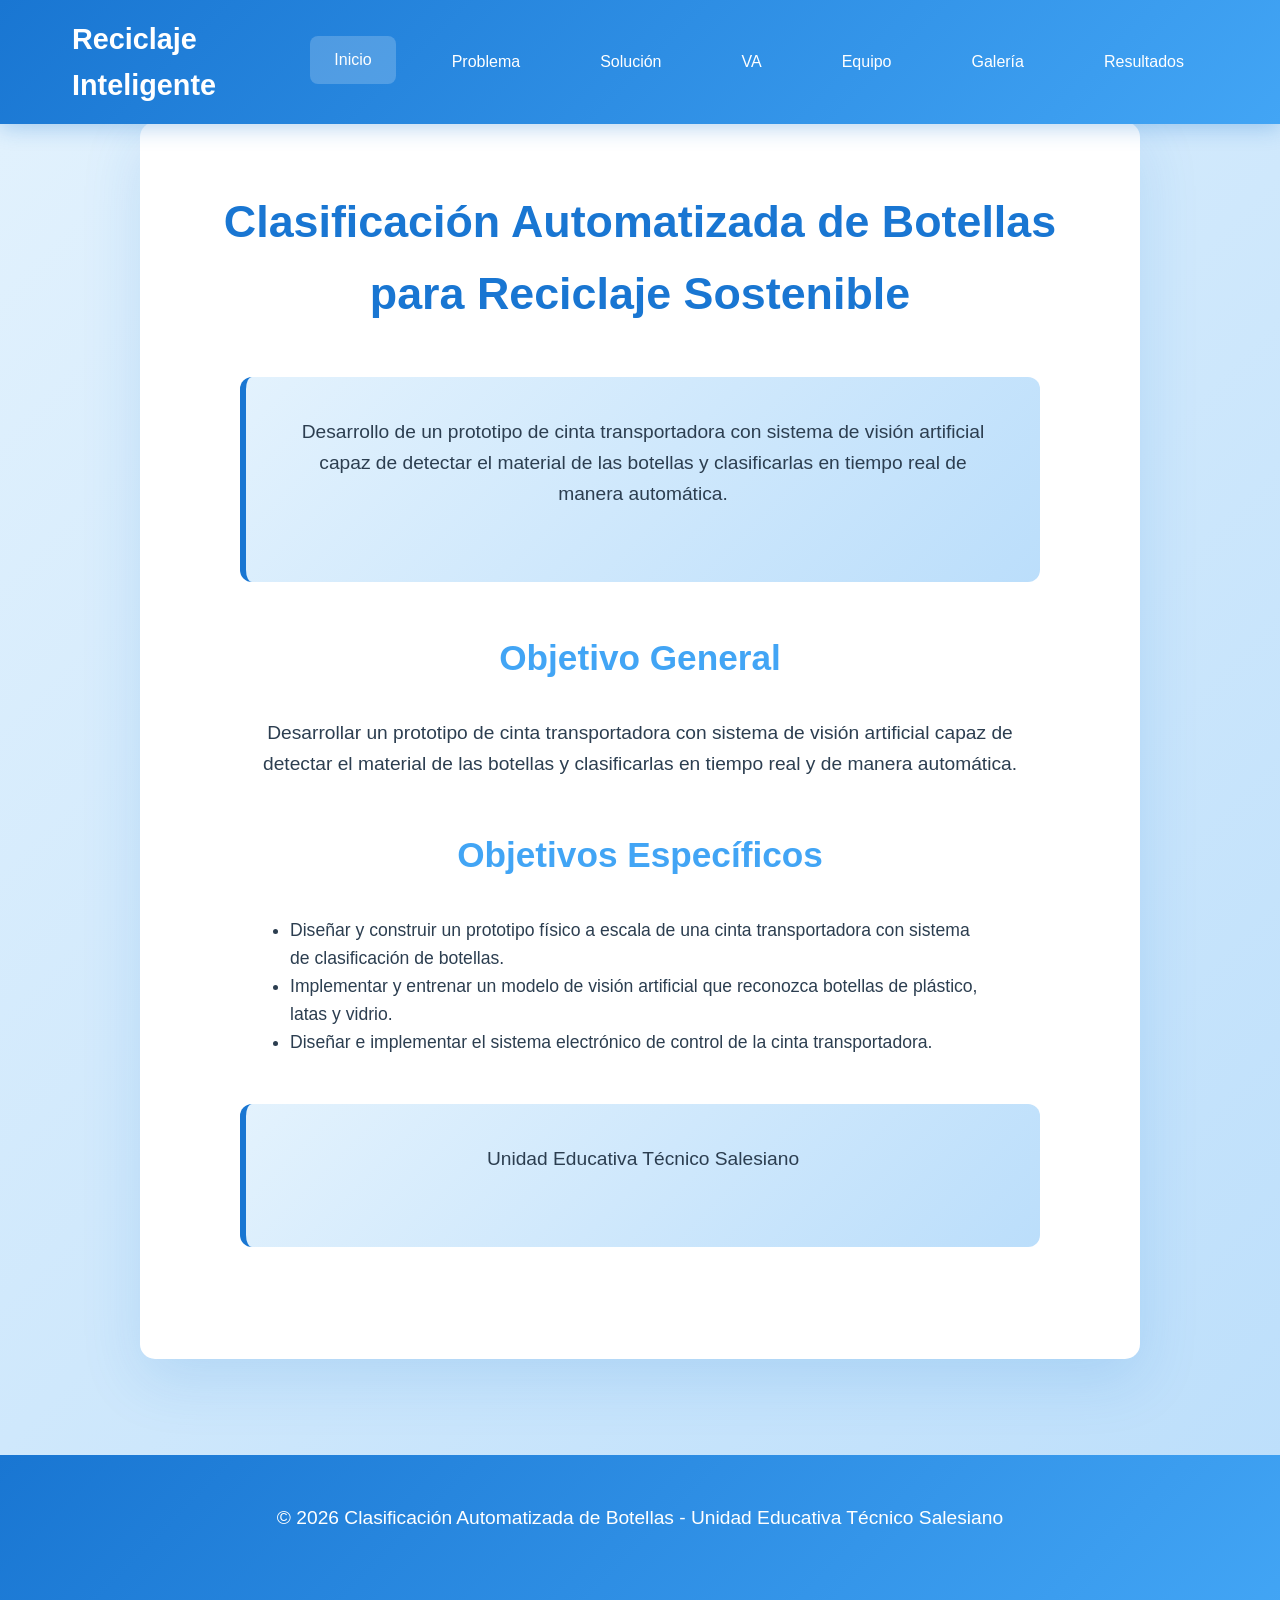
<file: index.html>
<!DOCTYPE html>
<html lang="es">
<head>
    <meta charset="UTF-8">
    <meta name="viewport" content="width=device-width, initial-scale=1.0">
    <title>Clasificación Botellas VA</title>
    <link rel="stylesheet" href="estilos.css">
</head>
<body>
    <header>
        <div class="header-content">
            <div class="logo">Reciclaje Inteligente</div>
            <nav>
                <a href="index.html" class="active">Inicio</a>
                <a href="problema.html">Problema</a>
                <a href="solucion.html">Solución</a>
                <a href="vision-artificial.html">VA</a>
                <a href="equipo.html">Equipo</a>
                <a href="galeria.html">Galería</a>
                <a href="resultados.html">Resultados</a>
            </nav>
        </div>
    </header>

    <main>
        <div class="container">
            <div class="content">
                <h1>Clasificación Automatizada de Botellas para Reciclaje Sostenible</h1>
                
                <div class="highlight">
                    <p>Desarrollo de un prototipo de cinta transportadora con sistema de visión artificial capaz de detectar el material de las botellas y clasificarlas en tiempo real de manera automática.</p>
                </div>

                <h2>Objetivo General</h2>
                <p>Desarrollar un prototipo de cinta transportadora con sistema de visión artificial capaz de detectar el material de las botellas y clasificarlas en tiempo real y de manera automática.</p>

                <h2>Objetivos Específicos</h2>
                <ul style="text-align: left; max-width: 700px; margin: 0 auto 3rem; font-size: 1.1rem;">
                    <li>Diseñar y construir un prototipo físico a escala de una cinta transportadora con sistema de clasificación de botellas.</li>
                    <li>Implementar y entrenar un modelo de visión artificial que reconozca botellas de plástico, latas y vidrio.</li>
                    <li>Diseñar e implementar el sistema electrónico de control de la cinta transportadora.</li>
                </ul>

                <div class="highlight">
                    <p>Unidad Educativa Técnico Salesiano</p>
                </div>
            </div>
        </div>
    </main>

    <footer>
        <div class="footer-content">
            <p>&copy; 2026 Clasificación Automatizada de Botellas - Unidad Educativa Técnico Salesiano</p>
        </div>
    </footer>

    <button class="scroll-top" onclick="scrollToTop()">↑</button>

    <script>
        window.addEventListener('scroll', () => {
            document.querySelector('.scroll-top').style.display = window.pageYOffset > 300 ? 'block' : 'none';
        });

        function scrollToTop() {
            window.scrollTo({ top: 0, behavior: 'smooth' });
        }
    </script>
</body>
</html>
</file>
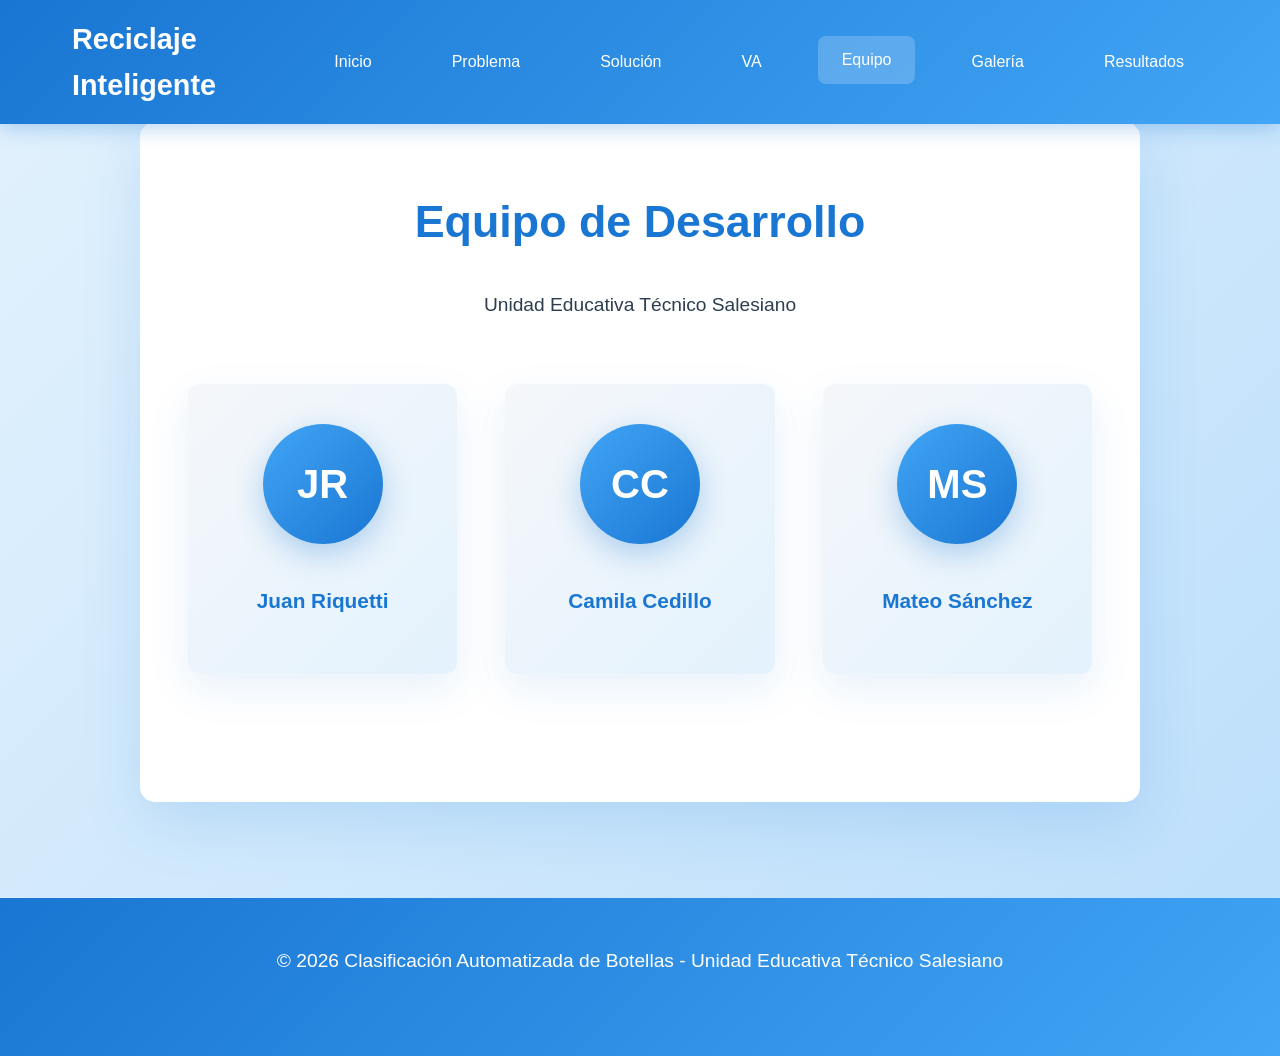
<file: equipo.html>
<!DOCTYPE html>
<html lang="es">
<head>
    <meta charset="UTF-8">
    <meta name="viewport" content="width=device-width, initial-scale=1.0">
    <title>Clasificación Botellas VA</title>
    <link rel="stylesheet" href="estilos.css">
</head>
<body>
    <header>
        <div class="header-content">
            <div class="logo">Reciclaje Inteligente</div>
            <nav>
                <a href="index.html">Inicio</a>
                <a href="problema.html">Problema</a>
                <a href="solucion.html">Solución</a>
                <a href="vision-artificial.html">VA</a>
                <a href="equipo.html" class="active">Equipo</a>
                <a href="galeria.html">Galería</a>
                <a href="resultados.html">Resultados</a>
            </nav>
        </div>
    </header>

    <main>
        <div class="container">
            <div class="content">
                <h1>Equipo de Desarrollo</h1>
                
                <p>Unidad Educativa Técnico Salesiano</p>

                <div class="team-grid" style="grid-template-columns: repeat(3, 1fr);">
                    <div class="team-member">
                        <div class="member-avatar">JR</div>
                        <h3>Juan Riquetti</h3>
                    </div>
                    <div class="team-member">
                        <div class="member-avatar">CC</div>
                        <h3>Camila Cedillo</h3>
                    </div>
                    <div class="team-member">
                        <div class="member-avatar">MS</div>
                        <h3>Mateo Sánchez</h3>
                    </div>
                </div>
            </div>
        </div>
    </main>

    <footer>
        <div class="footer-content">
            <p>&copy; 2026 Clasificación Automatizada de Botellas - Unidad Educativa Técnico Salesiano</p>
        </div>
    </footer>

    <button class="scroll-top" onclick="scrollToTop()">↑</button>

    <script>
        window.addEventListener('scroll', () => {
            document.querySelector('.scroll-top').style.display = window.pageYOffset > 300 ? 'block' : 'none';
        });

        function scrollToTop() {
            window.scrollTo({ top: 0, behavior: 'smooth' });
        }
    </script>
</body>
</html>
</file>
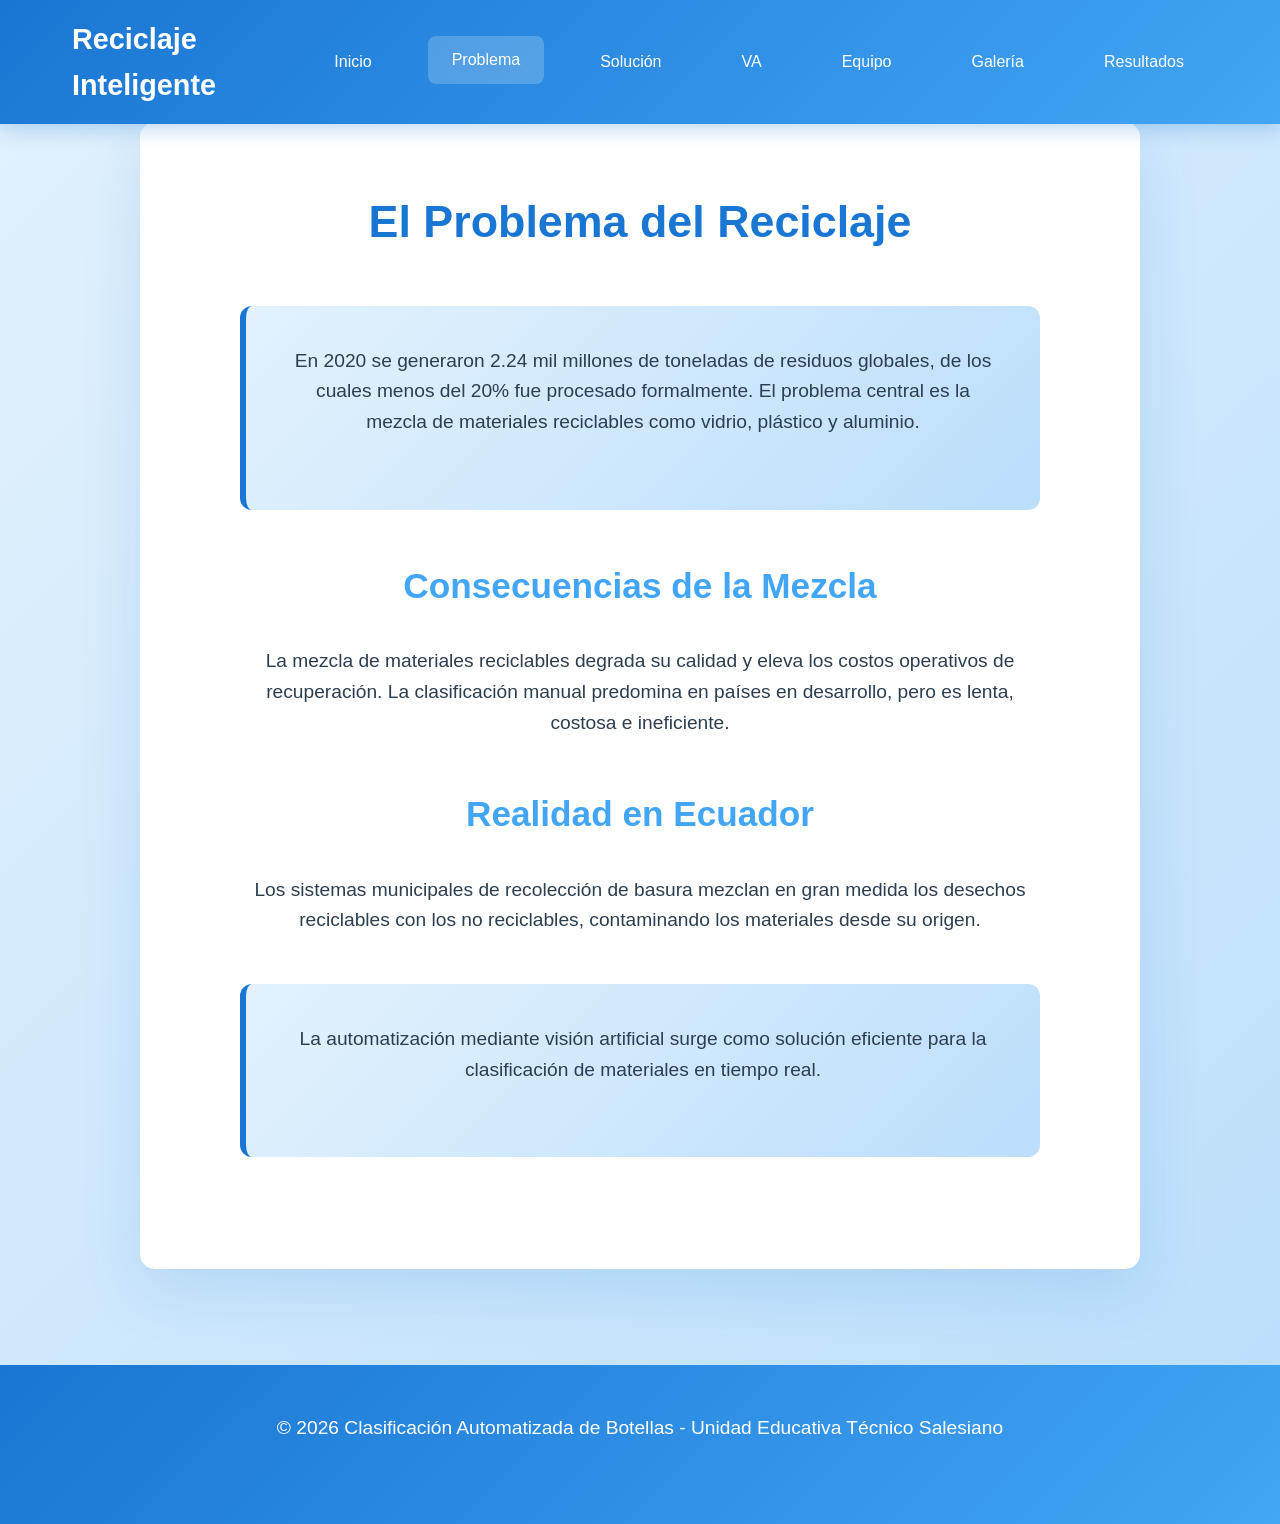
<file: problema.html>
<!DOCTYPE html>
<html lang="es">
<head>
    <meta charset="UTF-8">
    <meta name="viewport" content="width=device-width, initial-scale=1.0">
    <title>Clasificación Botellas VA</title>
    <link rel="stylesheet" href="estilos.css">
</head>
<body>
    <header>
        <div class="header-content">
            <div class="logo">Reciclaje Inteligente</div>
            <nav>
                <a href="index.html">Inicio</a>
                <a href="problema.html" class="active">Problema</a>
                <a href="solucion.html">Solución</a>
                <a href="vision-artificial.html">VA</a>
                <a href="equipo.html">Equipo</a>
                <a href="galeria.html">Galería</a>
                <a href="resultados.html">Resultados</a>
            </nav>
        </div>
    </header>

    <main>
        <div class="container">
            <div class="content">
                <h1>El Problema del Reciclaje</h1>
                
                <div class="highlight">
                    <p>En 2020 se generaron 2.24 mil millones de toneladas de residuos globales, de los cuales menos del 20% fue procesado formalmente. El problema central es la mezcla de materiales reciclables como vidrio, plástico y aluminio.</p>
                </div>

                <h2>Consecuencias de la Mezcla</h2>
                <p>La mezcla de materiales reciclables degrada su calidad y eleva los costos operativos de recuperación. La clasificación manual predomina en países en desarrollo, pero es lenta, costosa e ineficiente.</p>

                <h2>Realidad en Ecuador</h2>
                <p>Los sistemas municipales de recolección de basura mezclan en gran medida los desechos reciclables con los no reciclables, contaminando los materiales desde su origen.</p>

                <div class="highlight">
                    <p>La automatización mediante visión artificial surge como solución eficiente para la clasificación de materiales en tiempo real.</p>
                </div>
            </div>
        </div>
    </main>

    <footer>
        <div class="footer-content">
            <p>&copy; 2026 Clasificación Automatizada de Botellas - Unidad Educativa Técnico Salesiano</p>
        </div>
    </footer>

    <button class="scroll-top" onclick="scrollToTop()">↑</button>

    <script>
        window.addEventListener('scroll', () => {
            document.querySelector('.scroll-top').style.display = window.pageYOffset > 300 ? 'block' : 'none';
        });

        function scrollToTop() {
            window.scrollTo({ top: 0, behavior: 'smooth' });
        }
    </script>
</body>
</html>
</file>
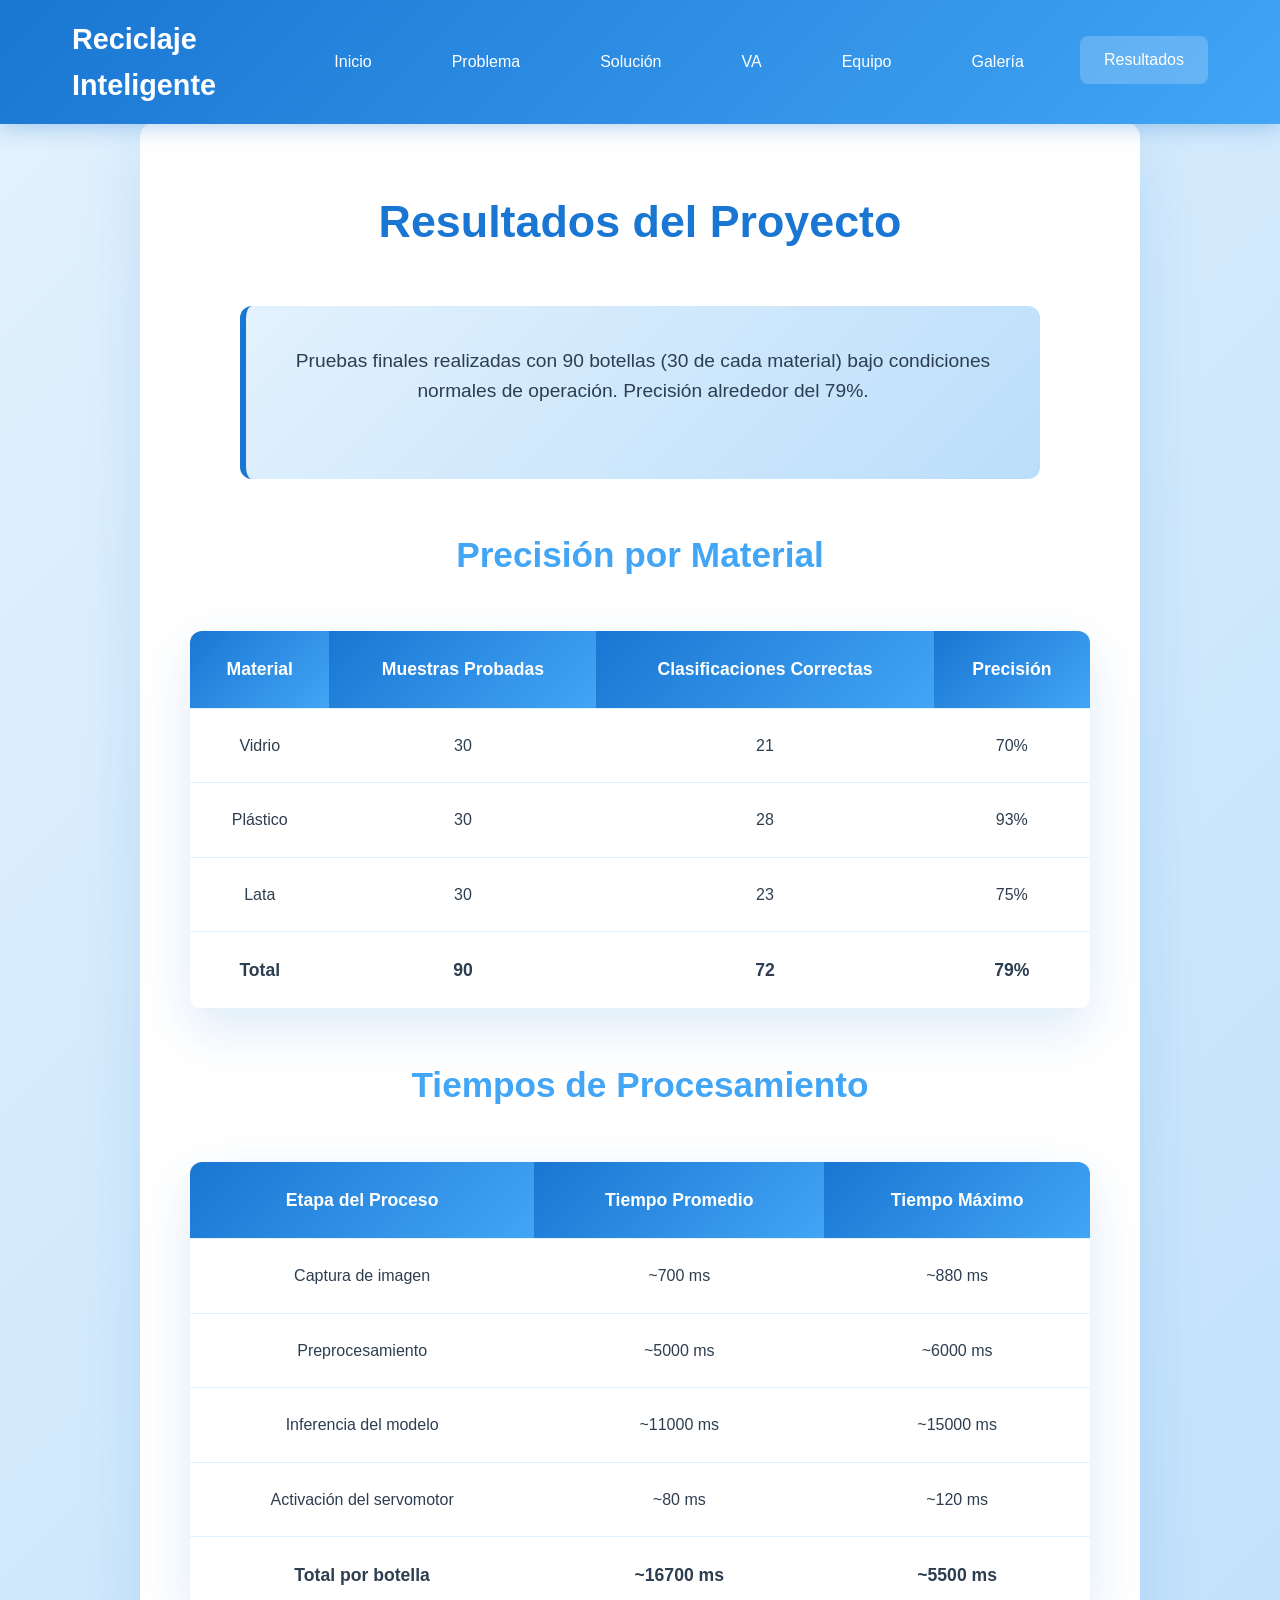
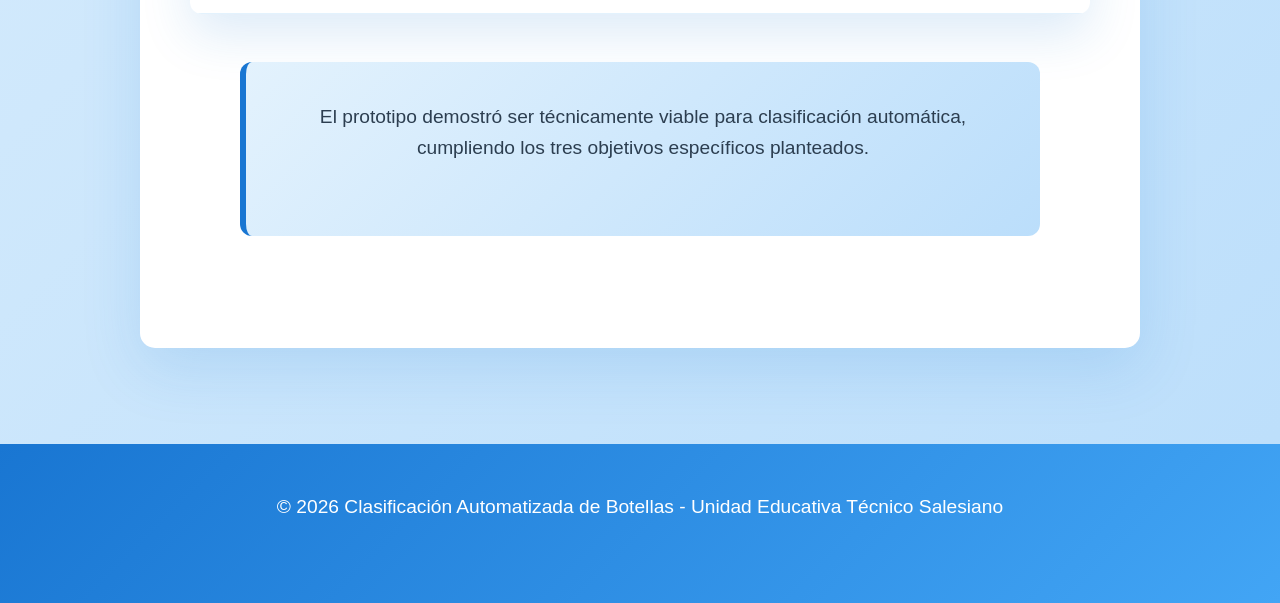
<file: resultados.html>
<!DOCTYPE html>
<html lang="es">
<head>
    <meta charset="UTF-8">
    <meta name="viewport" content="width=device-width, initial-scale=1.0">
    <title>Clasificación Botellas VA</title>
    <link rel="stylesheet" href="estilos.css">
</head>
<body>
    <header>
        <div class="header-content">
            <div class="logo">Reciclaje Inteligente</div>
            <nav>
                <a href="index.html">Inicio</a>
                <a href="problema.html">Problema</a>
                <a href="solucion.html">Solución</a>
                <a href="vision-artificial.html">VA</a>
                <a href="equipo.html">Equipo</a>
                <a href="galeria.html">Galería</a>
                <a href="resultados.html" class="active">Resultados</a>
            </nav>
        </div>
    </header>

    <main>
        <div class="container">
            <div class="content">
                <h1>Resultados del Proyecto</h1>
                
                <div class="highlight">
                    <p>Pruebas finales realizadas con 90 botellas (30 de cada material) bajo condiciones normales de operación. Precisión alrededor del 79%.</p>
                </div>

                <h2>Precisión por Material</h2>
                <table>
                    <thead>
                        <tr>
                            <th>Material</th>
                            <th>Muestras Probadas</th>
                            <th>Clasificaciones Correctas</th>
                            <th>Precisión</th>
                        </tr>
                    </thead>
                    <tbody>
                        <tr>
                            <td>Vidrio</td>
                            <td>30</td>
                            <td>21</td>
                            <td>70%</td>
                        </tr>
                        <tr>
                            <td>Plástico</td>
                            <td>30</td>
                            <td>28</td>
                            <td>93%</td>
                        </tr>
                        <tr>
                            <td>Lata</td>
                            <td>30</td>
                            <td>23</td>
                            <td>75%</td>
                        </tr>
                        <tr>
                            <td><strong>Total</strong></td>
                            <td><strong>90</strong></td>
                            <td><strong>72</strong></td>
                            <td><strong>79%</strong></td>
                        </tr>
                    </tbody>
                </table>

                <h2>Tiempos de Procesamiento</h2>
                <table>
                    <thead>
                        <tr>
                            <th>Etapa del Proceso</th>
                            <th>Tiempo Promedio</th>
                            <th>Tiempo Máximo</th>
                        </tr>
                    </thead>
                    <tbody>
                        <tr>
                            <td>Captura de imagen</td>
                            <td>~700 ms</td>
                            <td>~880 ms</td>
                        </tr>
                        <tr>
                            <td>Preprocesamiento</td>
                            <td>~5000 ms</td>
                            <td>~6000 ms</td>
                        </tr>
                        <tr>
                            <td>Inferencia del modelo</td>
                            <td>~11000 ms</td>
                            <td>~15000 ms</td>
                        </tr>
                        <tr>
                            <td>Activación del servomotor</td>
                            <td>~80 ms</td>
                            <td>~120 ms</td>
                        </tr>
                        <tr>
                            <td><strong>Total por botella</strong></td>
                            <td><strong>~16700 ms</strong></td>
                            <td><strong>~5500 ms</strong></td>
                        </tr>
                    </tbody>
                </table>

                <div class="highlight">
                    <p>El prototipo demostró ser técnicamente viable para clasificación automática, cumpliendo los tres objetivos específicos planteados.</p>
                </div>
            </div>
        </div>
    </main>

    <footer>
        <div class="footer-content">
            <p>&copy; 2026 Clasificación Automatizada de Botellas - Unidad Educativa Técnico Salesiano</p>
        </div>
    </footer>

    <button class="scroll-top" onclick="scrollToTop()">↑</button>

    <script>
        window.addEventListener('scroll', () => {
            document.querySelector('.scroll-top').style.display = window.pageYOffset > 300 ? 'block' : 'none';
        });

        function scrollToTop() {
            window.scrollTo({ top: 0, behavior: 'smooth' });
        }
    </script>
</body>
</html>
</file>
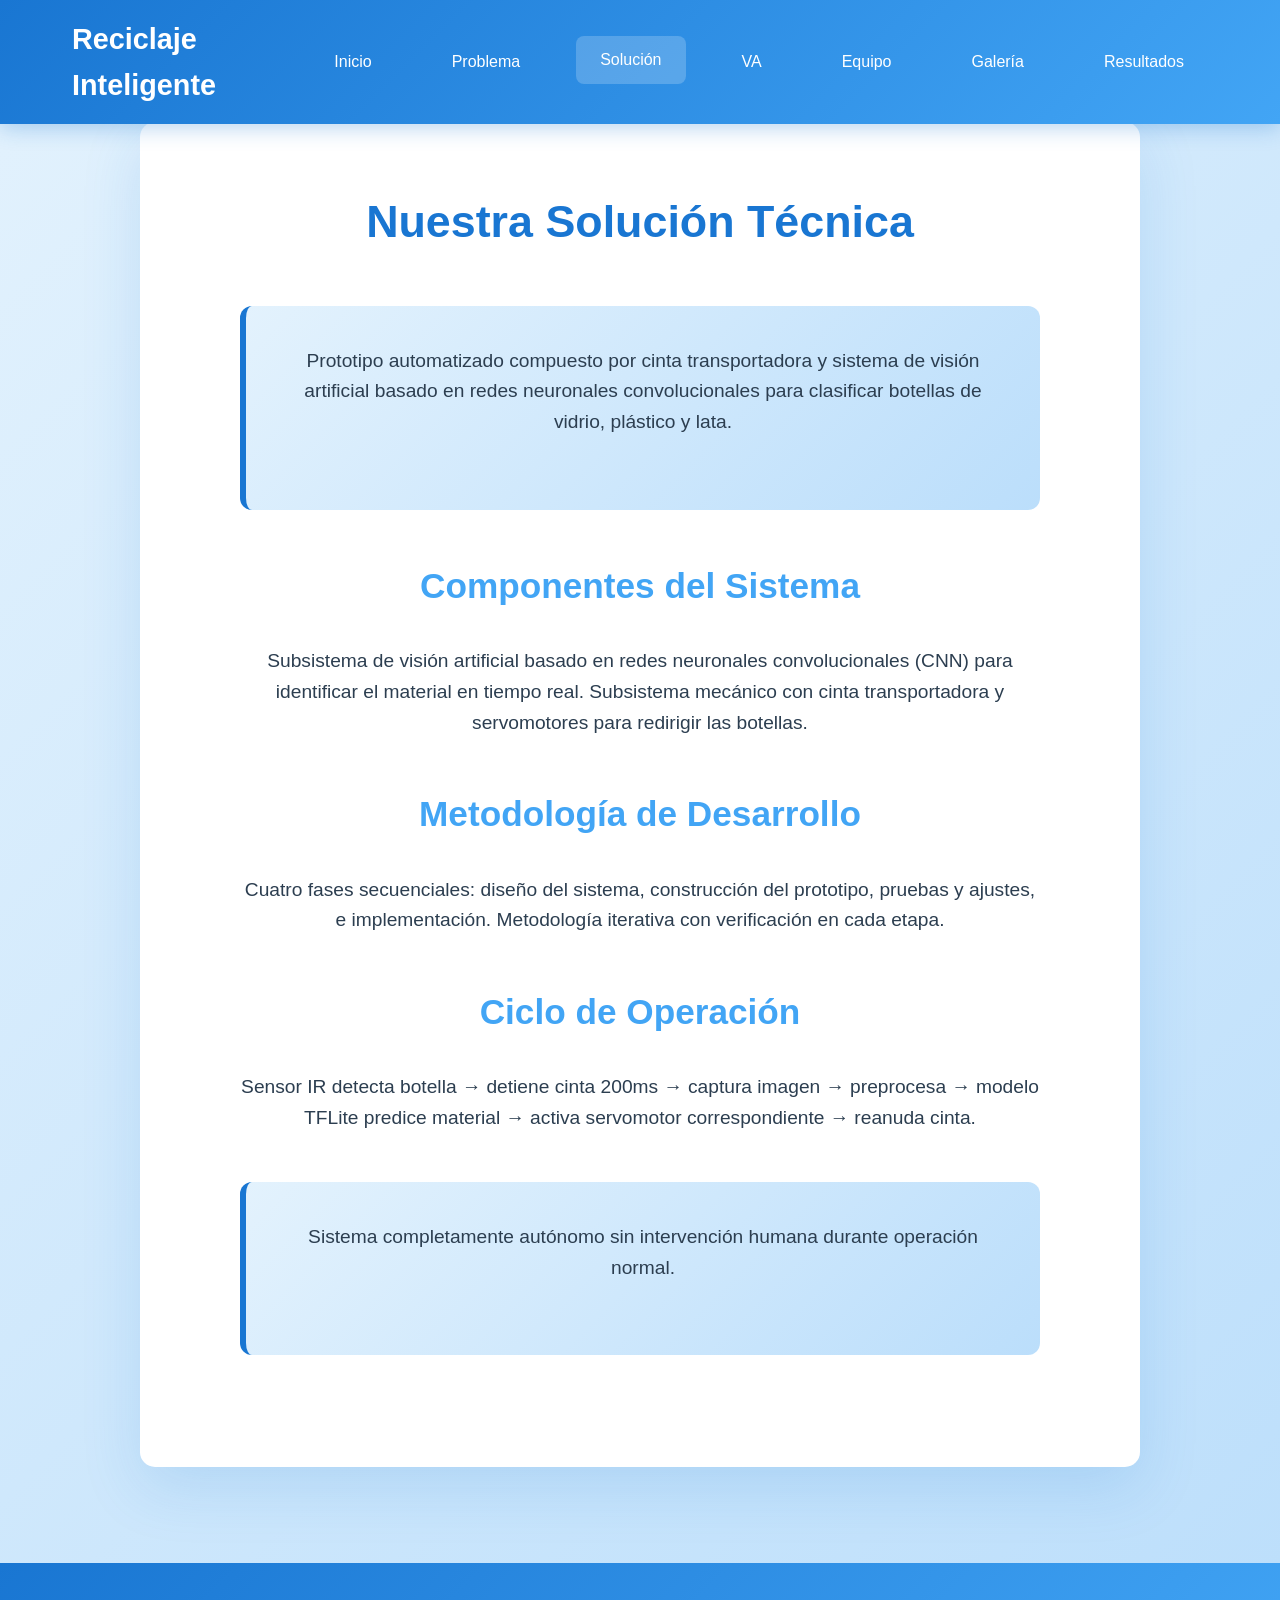
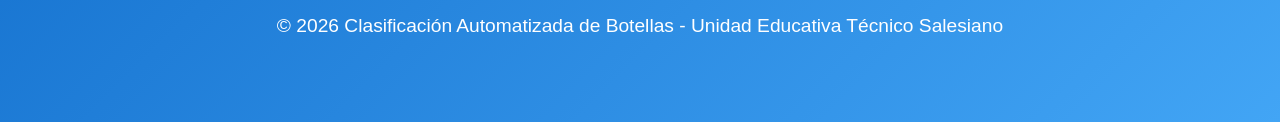
<file: solucion.html>
<!DOCTYPE html>
<html lang="es">
<head>
    <meta charset="UTF-8">
    <meta name="viewport" content="width=device-width, initial-scale=1.0">
    <title>Clasificación Botellas VA</title>
    <link rel="stylesheet" href="estilos.css">
</head>
<body>
    <header>
        <div class="header-content">
            <div class="logo">Reciclaje Inteligente</div>
            <nav>
                <a href="index.html">Inicio</a>
                <a href="problema.html">Problema</a>
                <a href="solucion.html" class="active">Solución</a>
                <a href="vision-artificial.html">VA</a>
                <a href="equipo.html">Equipo</a>
                <a href="galeria.html">Galería</a>
                <a href="resultados.html">Resultados</a>
            </nav>
        </div>
    </header>

    <main>
        <div class="container">
            <div class="content">
                <h1>Nuestra Solución Técnica</h1>
                
                <div class="highlight">
                    <p>Prototipo automatizado compuesto por cinta transportadora y sistema de visión artificial basado en redes neuronales convolucionales para clasificar botellas de vidrio, plástico y lata.</p>
                </div>

                <h2>Componentes del Sistema</h2>
                <p>Subsistema de visión artificial basado en redes neuronales convolucionales (CNN) para identificar el material en tiempo real. Subsistema mecánico con cinta transportadora y servomotores para redirigir las botellas.</p>

                <h2>Metodología de Desarrollo</h2>
                <p>Cuatro fases secuenciales: diseño del sistema, construcción del prototipo, pruebas y ajustes, e implementación. Metodología iterativa con verificación en cada etapa.</p>

                <h2>Ciclo de Operación</h2>
                <p>Sensor IR detecta botella → detiene cinta 200ms → captura imagen → preprocesa → modelo TFLite predice material → activa servomotor correspondiente → reanuda cinta.</p>

                <div class="highlight">
                    <p>Sistema completamente autónomo sin intervención humana durante operación normal.</p>
                </div>
            </div>
        </div>
    </main>

    <footer>
        <div class="footer-content">
            <p>&copy; 2026 Clasificación Automatizada de Botellas - Unidad Educativa Técnico Salesiano</p>
        </div>
    </footer>

    <button class="scroll-top" onclick="scrollToTop()">↑</button>

    <script>
        window.addEventListener('scroll', () => {
            document.querySelector('.scroll-top').style.display = window.pageYOffset > 300 ? 'block' : 'none';
        });

        function scrollToTop() {
            window.scrollTo({ top: 0, behavior: 'smooth' });
        }
    </script>
</body>
</html>
</file>
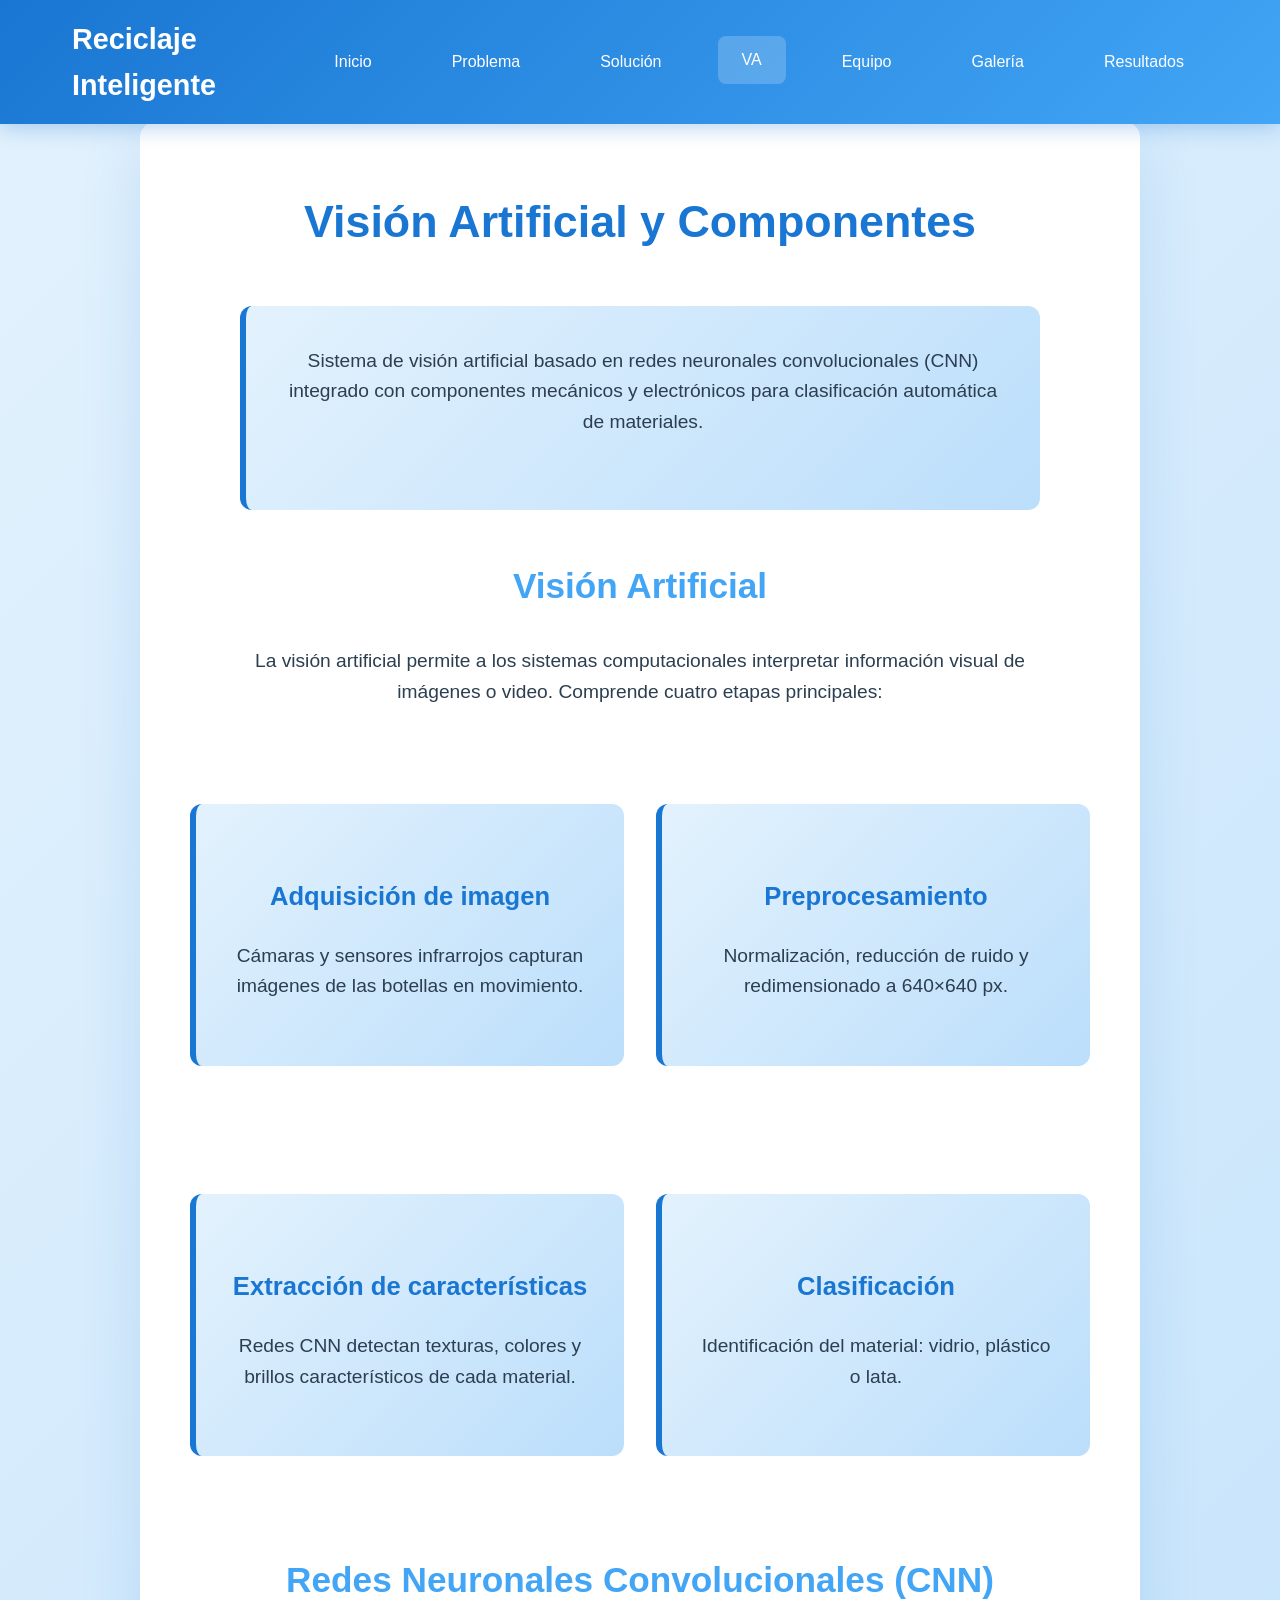
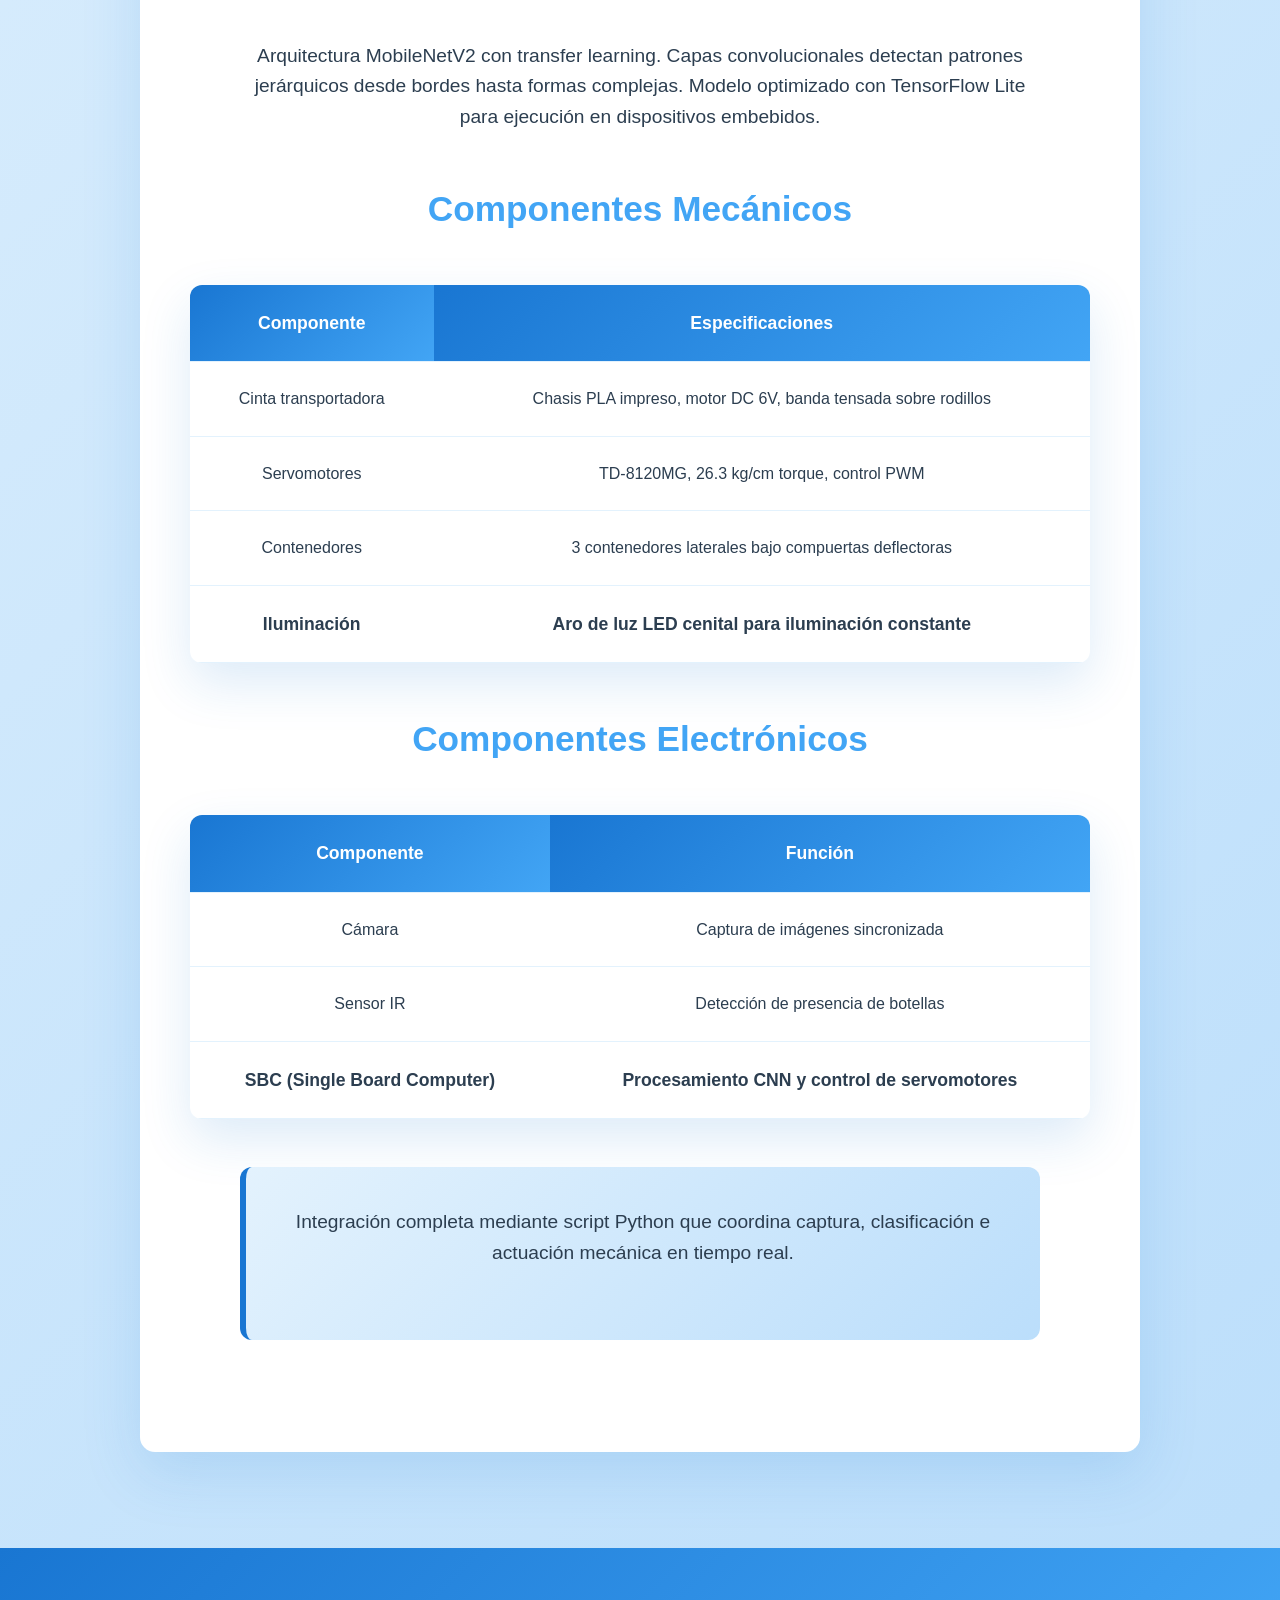
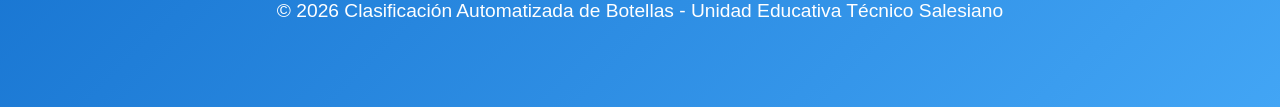
<file: vision-artificial.html>
<!DOCTYPE html>
<html lang="es">
<head>
    <meta charset="UTF-8">
    <meta name="viewport" content="width=device-width, initial-scale=1.0">
    <title>Clasificación Botellas VA</title>
    <link rel="stylesheet" href="estilos.css">
</head>
<body>
    <header>
        <div class="header-content">
            <div class="logo">Reciclaje Inteligente</div>
            <nav>
                <a href="index.html">Inicio</a>
                <a href="problema.html">Problema</a>
                <a href="solucion.html">Solución</a>
                <a href="vision-artificial.html" class="active">VA</a>
                <a href="equipo.html">Equipo</a>
                <a href="galeria.html">Galería</a>
                <a href="resultados.html">Resultados</a>
            </nav>
        </div>
    </header>

    <main>
        <div class="container">
            <div class="content">
                <h1>Visión Artificial y Componentes</h1>
                
                <div class="highlight">
                    <p>Sistema de visión artificial basado en redes neuronales convolucionales (CNN) integrado con componentes mecánicos y electrónicos para clasificación automática de materiales.</p>
                </div>

                <h2>Visión Artificial</h2>
                <p>La visión artificial permite a los sistemas computacionales interpretar información visual de imágenes o video. Comprende cuatro etapas principales:</p>
                
                <div style="display: grid; grid-template-columns: repeat(auto-fit, minmax(300px, 1fr)); gap: 2rem; margin: 3rem auto; max-width: 900px;">
                    <div class="highlight" style="padding: 2rem;">
                        <h3>Adquisición de imagen</h3>
                        <p>Cámaras y sensores infrarrojos capturan imágenes de las botellas en movimiento.</p>
                    </div>
                    <div class="highlight" style="padding: 2rem;">
                        <h3>Preprocesamiento</h3>
                        <p>Normalización, reducción de ruido y redimensionado a 640×640 px.</p>
                    </div>
                    <div class="highlight" style="padding: 2rem;">
                        <h3>Extracción de características</h3>
                        <p>Redes CNN detectan texturas, colores y brillos característicos de cada material.</p>
                    </div>
                    <div class="highlight" style="padding: 2rem;">
                        <h3>Clasificación</h3>
                        <p>Identificación del material: vidrio, plástico o lata.</p>
                    </div>
                </div>

                <h2>Redes Neuronales Convolucionales (CNN)</h2>
                <p>Arquitectura MobileNetV2 con transfer learning. Capas convolucionales detectan patrones jerárquicos desde bordes hasta formas complejas. Modelo optimizado con TensorFlow Lite para ejecución en dispositivos embebidos.</p>

                <h2>Componentes Mecánicos</h2>
                <table style="margin: 3rem auto;">
                    <thead>
                        <tr>
                            <th>Componente</th>
                            <th>Especificaciones</th>
                        </tr>
                    </thead>
                    <tbody>
                        <tr>
                            <td>Cinta transportadora</td>
                            <td>Chasis PLA impreso, motor DC 6V, banda tensada sobre rodillos</td>
                        </tr>
                        <tr>
                            <td>Servomotores</td>
                            <td>TD-8120MG, 26.3 kg/cm torque, control PWM</td>
                        </tr>
                        <tr>
                            <td>Contenedores</td>
                            <td>3 contenedores laterales bajo compuertas deflectoras</td>
                        </tr>
                        <tr>
                            <td>Iluminación</td>
                            <td>Aro de luz LED cenital para iluminación constante</td>
                        </tr>
                    </tbody>
                </table>

                <h2>Componentes Electrónicos</h2>
                <table style="margin: 3rem auto;">
                    <thead>
                        <tr>
                            <th>Componente</th>
                            <th>Función</th>
                        </tr>
                    </thead>
                    <tbody>
                        <tr>
                            <td>Cámara</td>
                            <td>Captura de imágenes sincronizada</td>
                        </tr>
                        <tr>
                            <td>Sensor IR</td>
                            <td>Detección de presencia de botellas</td>
                        </tr>
                        <tr>
                            <td>SBC (Single Board Computer)</td>
                            <td>Procesamiento CNN y control de servomotores</td>
                        </tr>
                    </tbody>
                </table>

                <div class="highlight">
                    <p>Integración completa mediante script Python que coordina captura, clasificación e actuación mecánica en tiempo real.</p>
                </div>
            </div>
        </div>
    </main>

    <footer>
        <div class="footer-content">
            <p>&copy; 2026 Clasificación Automatizada de Botellas - Unidad Educativa Técnico Salesiano</p>
        </div>
    </footer>

    <button class="scroll-top" onclick="scrollToTop()">↑</button>

    <script>
        window.addEventListener('scroll', () => {
            document.querySelector('.scroll-top').style.display = window.pageYOffset > 300 ? 'block' : 'none';
        });

        function scrollToTop() {
            window.scrollTo({ top: 0, behavior: 'smooth' });
        }
    </script>
</body>
</html>
</file>
<file: estilos.css>
* {
    margin: 0;
    padding: 0;
    box-sizing: border-box;
}

body {
    font-family: 'Segoe UI', Tahoma, Geneva, Verdana, sans-serif;
    line-height: 1.6;
    color: #2c3e50;
    background: linear-gradient(135deg, #e3f2fd 0%, #bbdefb 100%);
    min-height: 100vh;
}

header {
    background: linear-gradient(135deg, #1976d2 0%, #42a5f5 100%);
    color: white;
    padding: 1rem 0;
    position: fixed;
    width: 100%;
    top: 0;
    z-index: 1000;
    box-shadow: 0 4px 20px rgba(25, 118, 210, 0.3);
}

.header-content {
    max-width: 1200px;
    margin: 0 auto;
    display: flex;
    justify-content: space-between;
    align-items: center;
    padding: 0 2rem;
}

.logo {
    font-size: 1.8rem;
    font-weight: 600;
}

nav {
    display: flex;
    gap: 2rem;
}

nav a {
    color: white;
    text-decoration: none;
    padding: 0.7rem 1.5rem;
    border-radius: 8px;
    transition: all 0.3s ease;
    font-weight: 500;
}

nav a:hover, nav a.active {
    background: rgba(255,255,255,0.2);
    transform: translateY(-2px);
}

main {
    margin-top: 90px;
    padding: 2rem;
    min-height: calc(100vh - 180px);
}

.container {
    max-width: 1000px;
    margin: 0 auto;
    background: white;
    border-radius: 15px;
    box-shadow: 0 20px 60px rgba(25, 118, 210, 0.15);
    overflow: hidden;
}

.content {
    padding: 4rem 3rem;
    text-align: center;
}

h1 {
    font-size: 2.8rem;
    color: #1976d2;
    margin-bottom: 2rem;
    font-weight: 700;
}

h2 {
    font-size: 2.2rem;
    color: #42a5f5;
    margin: 3rem 0 2rem 0;
    font-weight: 600;
}

h3 {
    font-size: 1.6rem;
    color: #1976d2;
    margin: 2.5rem 0 1.5rem 0;
    font-weight: 600;
}

p {
    font-size: 1.2rem;
    margin-bottom: 2rem;
    max-width: 800px;
    margin-left: auto;
    margin-right: auto;
}

.highlight {
    background: linear-gradient(135deg, #e3f2fd 0%, #bbdefb 100%);
    padding: 2.5rem;
    border-radius: 12px;
    margin: 3rem auto;
    border-left: 6px solid #1976d2;
    max-width: 800px;
}

/* TEAM-GRID PERFECTO - 3 COLUMNAS IGUALES */
.team-grid {
    display: grid;
    grid-template-columns: repeat(3, 1fr);
    gap: 3rem;
    margin: 4rem auto;
    max-width: 1100px;
    width: 100%;
    justify-items: center;
    align-items: start;
}

.team-member {
    background: linear-gradient(135deg, #f5f7fa 0%, #e3f2fd 100%);
    padding: 2.5rem 1.8rem;
    border-radius: 12px;
    box-shadow: 0 15px 40px rgba(25, 118, 210, 0.1);
    transition: transform 0.3s ease, box-shadow 0.3s ease;
    width: 100%;
    max-width: 320px;
    text-align: center;
}

.team-member:hover {
    transform: translateY(-8px);
    box-shadow: 0 25px 60px rgba(25, 118, 210, 0.2);
}

.member-avatar {
    width: 120px;
    height: 120px;
    margin: 0 auto 1.5rem;
    border-radius: 50%;
    background: linear-gradient(135deg, #42a5f5, #1976d2);
    display: flex;
    align-items: center;
    justify-content: center;
    font-size: 2.5rem;
    font-weight: bold;
    color: white;
    box-shadow: 0 10px 30px rgba(25, 118, 210, 0.3);
}

.team-member h3 {
    font-size: 1.3rem;
    margin-bottom: 1rem;
    color: #1976d2;
}

.team-member p {
    font-size: 1rem;
    color: #5a6c7d;
    margin-bottom: 0;
}

.gallery {
    display: grid;
    grid-template-columns: repeat(auto-fit, minmax(320px, 1fr));
    gap: 2.5rem;
    margin: 3rem auto;
    max-width: 1000px;
}

.gallery-item {
    position: relative;
    border-radius: 12px;
    overflow: hidden;
    box-shadow: 0 20px 50px rgba(25, 118, 210, 0.15);
    transition: all 0.4s ease;
}

.gallery-item:hover {
    transform: translateY(-10px);
    box-shadow: 0 30px 70px rgba(25, 118, 210, 0.25);
}

.gallery-item video, .gallery-item img {
    width: 100%;
    height: 280px;
    object-fit: cover;
}

.gallery-label {
    position: absolute;
    bottom: 0;
    left: 0;
    right: 0;
    background: linear-gradient(transparent, rgba(25, 118, 210, 0.95));
    color: white;
    padding: 1.5rem 1rem 1rem;
}

table {
    width: 100%;
    max-width: 900px;
    margin: 3rem auto;
    border-collapse: collapse;
    background: white;
    border-radius: 12px;
    overflow: hidden;
    box-shadow: 0 20px 50px rgba(25, 118, 210, 0.15);
}

th, td {
    padding: 1.5rem 1.2rem;
    text-align: center;
    border-bottom: 1px solid #e3f2fd;
}

th {
    background: linear-gradient(135deg, #1976d2 0%, #42a5f5 100%);
    color: white;
    font-weight: 600;
    font-size: 1.1rem;
}

tr:hover {
    background: #f0f8ff;
}

tr:last-child {
    font-weight: 600;
    font-size: 1.1rem;
}

footer {
    background: linear-gradient(135deg, #1976d2 0%, #42a5f5 100%);
    color: white;
    text-align: center;
    padding: 3rem 2rem;
    margin-top: 4rem;
}

.footer-content {
    max-width: 1000px;
    margin: 0 auto;
}

.scroll-top {
    position: fixed;
    bottom: 30px;
    right: 30px;
    background: linear-gradient(135deg, #1976d2, #42a5f5);
    color: white;
    border: none;
    width: 55px;
    height: 55px;
    border-radius: 50%;
    cursor: pointer;
    font-size: 1.3rem;
    font-weight: bold;
    box-shadow: 0 10px 30px rgba(25, 118, 210, 0.4);
    transition: all 0.3s ease;
    z-index: 1000;
    display: none;
}

.scroll-top:hover {
    transform: translateY(-5px);
    box-shadow: 0 15px 40px rgba(25, 118, 210, 0.5);
}

@media (max-width: 768px) {
    .header-content {
        flex-direction: column;
        gap: 1.5rem;
        padding: 1rem;
    }

    nav {
        flex-wrap: wrap;
        justify-content: center;
        gap: 1rem;
    }

    .content {
        padding: 2.5rem 1.5rem;
    }

    h1 {
        font-size: 2.2rem;
    }

    h2 {
        font-size: 1.8rem;
    }

    .team-grid {
        grid-template-columns: 1fr;
        gap: 2rem;
        max-width: 400px;
    }

    .team-member {
        max-width: 100%;
    }
}
/* ================= RESPONSIVE EXTRA PARA CELULARES ================= */
@media screen and (max-width: 768px) {

    body {
        overflow-x: hidden;
    }

    header {
        position: relative;
        padding: 0.8rem 0;
    }

    .header-content {
        flex-direction: column;
        padding: 0 1rem;
        gap: 1rem;
    }

    .logo {
        font-size: 1.3rem;
        text-align: center;
    }

    nav {
        width: 100%;
        flex-wrap: wrap;
        justify-content: center;
        gap: 0.5rem;
    }

    nav a {
        padding: 0.5rem 0.8rem;
        font-size: 0.85rem;
    }

    main {
        margin-top: 20px;
        padding: 1rem;
    }

    .container {
        width: 100%;
        border-radius: 12px;
    }

    .content {
        padding: 2rem 1rem;
    }

    h1 {
        font-size: 1.8rem;
        line-height: 1.3;
    }

    h2 {
        font-size: 1.4rem;
        line-height: 1.3;
    }

    h3 {
        font-size: 1.1rem;
    }

    p,
    li {
        font-size: 0.95rem;
        line-height: 1.5;
    }

    ul {
        padding-left: 1.2rem;
    }

    .highlight {
        padding: 1.5rem;
        margin: 2rem auto;
    }

    .team-grid {
        grid-template-columns: 1fr !important;
        gap: 1.5rem;
        max-width: 100%;
    }

    .member-avatar {
        width: 90px;
        height: 90px;
        font-size: 2rem;
    }

    .gallery {
        grid-template-columns: 1fr;
        gap: 1.5rem;
    }

    .gallery-item video,
    .gallery-item img {
        height: auto;
        max-height: 250px;
    }

    table {
        display: block;
        overflow-x: auto;
        white-space: nowrap;
        font-size: 0.9rem;
    }

    th, td {
        padding: 0.8rem;
        font-size: 0.85rem;
    }

    footer {
        padding: 2rem 1rem;
    }

    .scroll-top {
        width: 45px;
        height: 45px;
        font-size: 1rem;
        bottom: 20px;
        right: 20px;
    }
}
</file>
